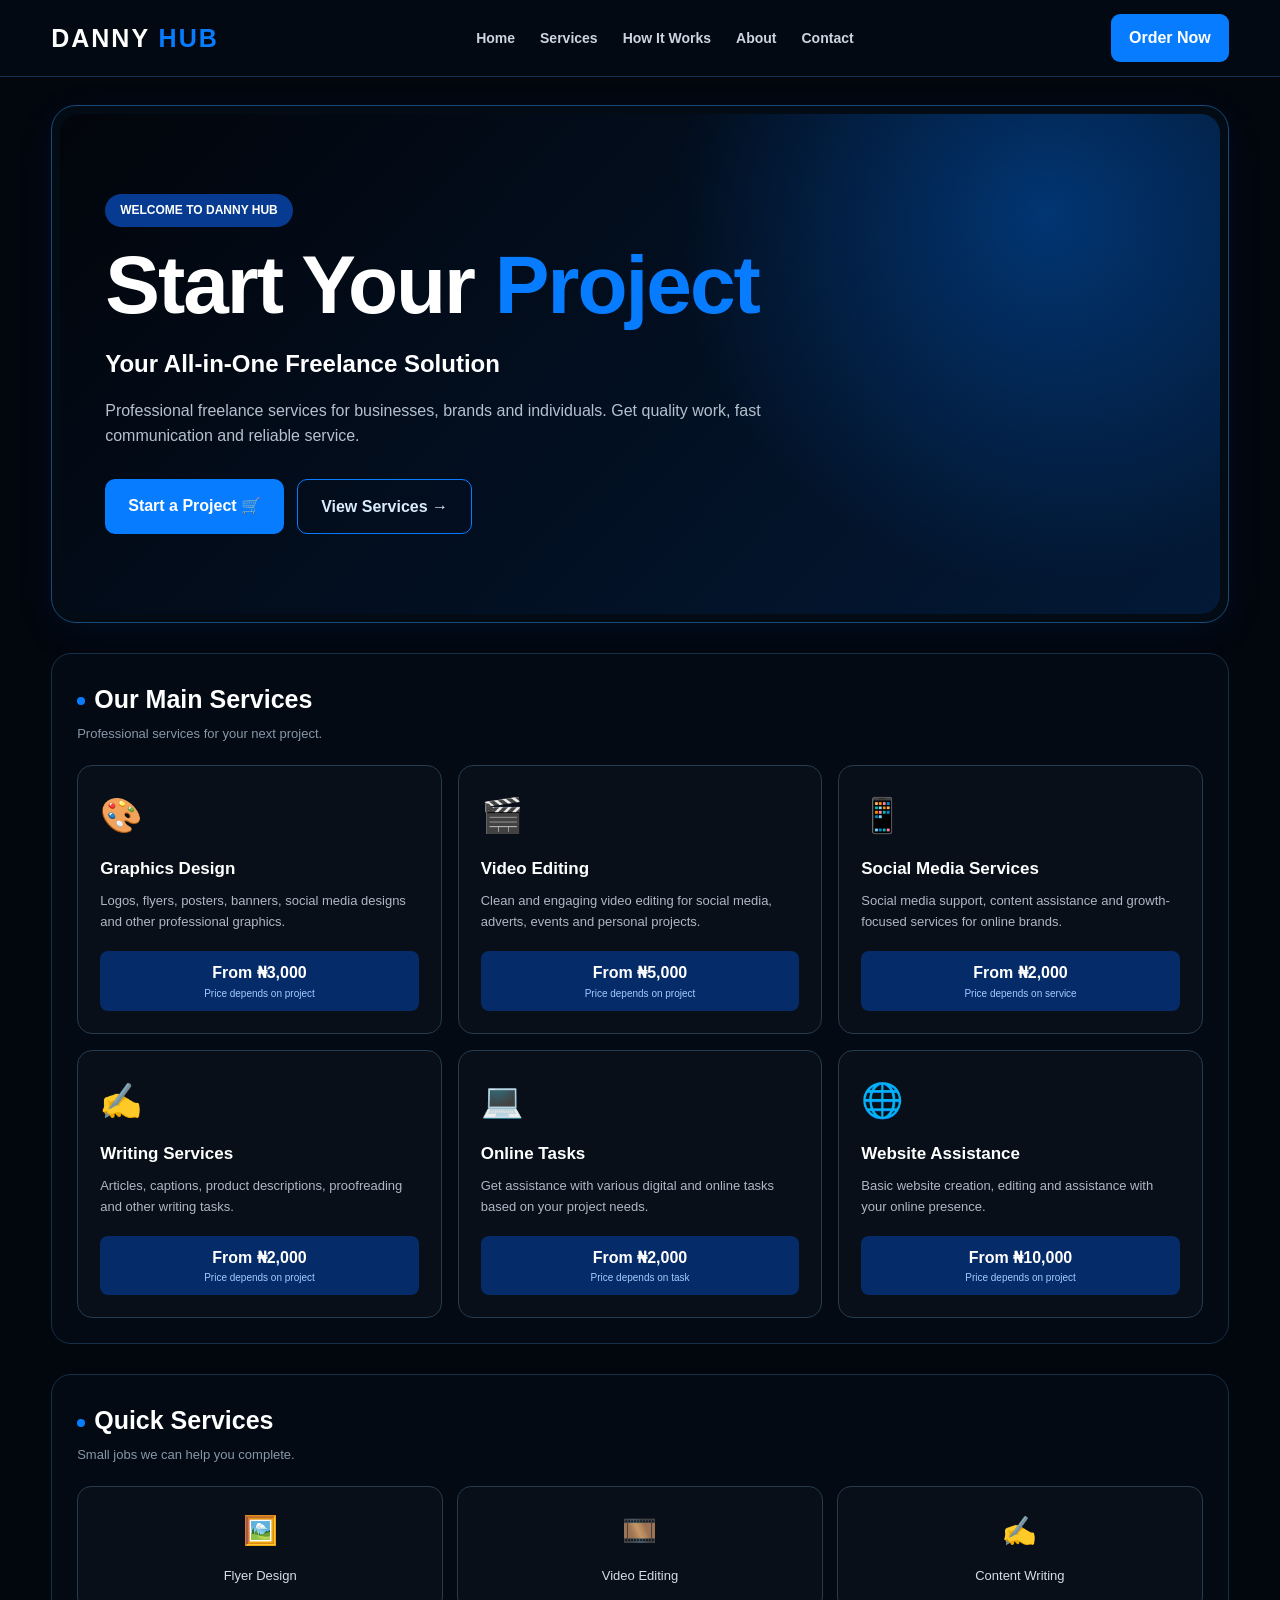
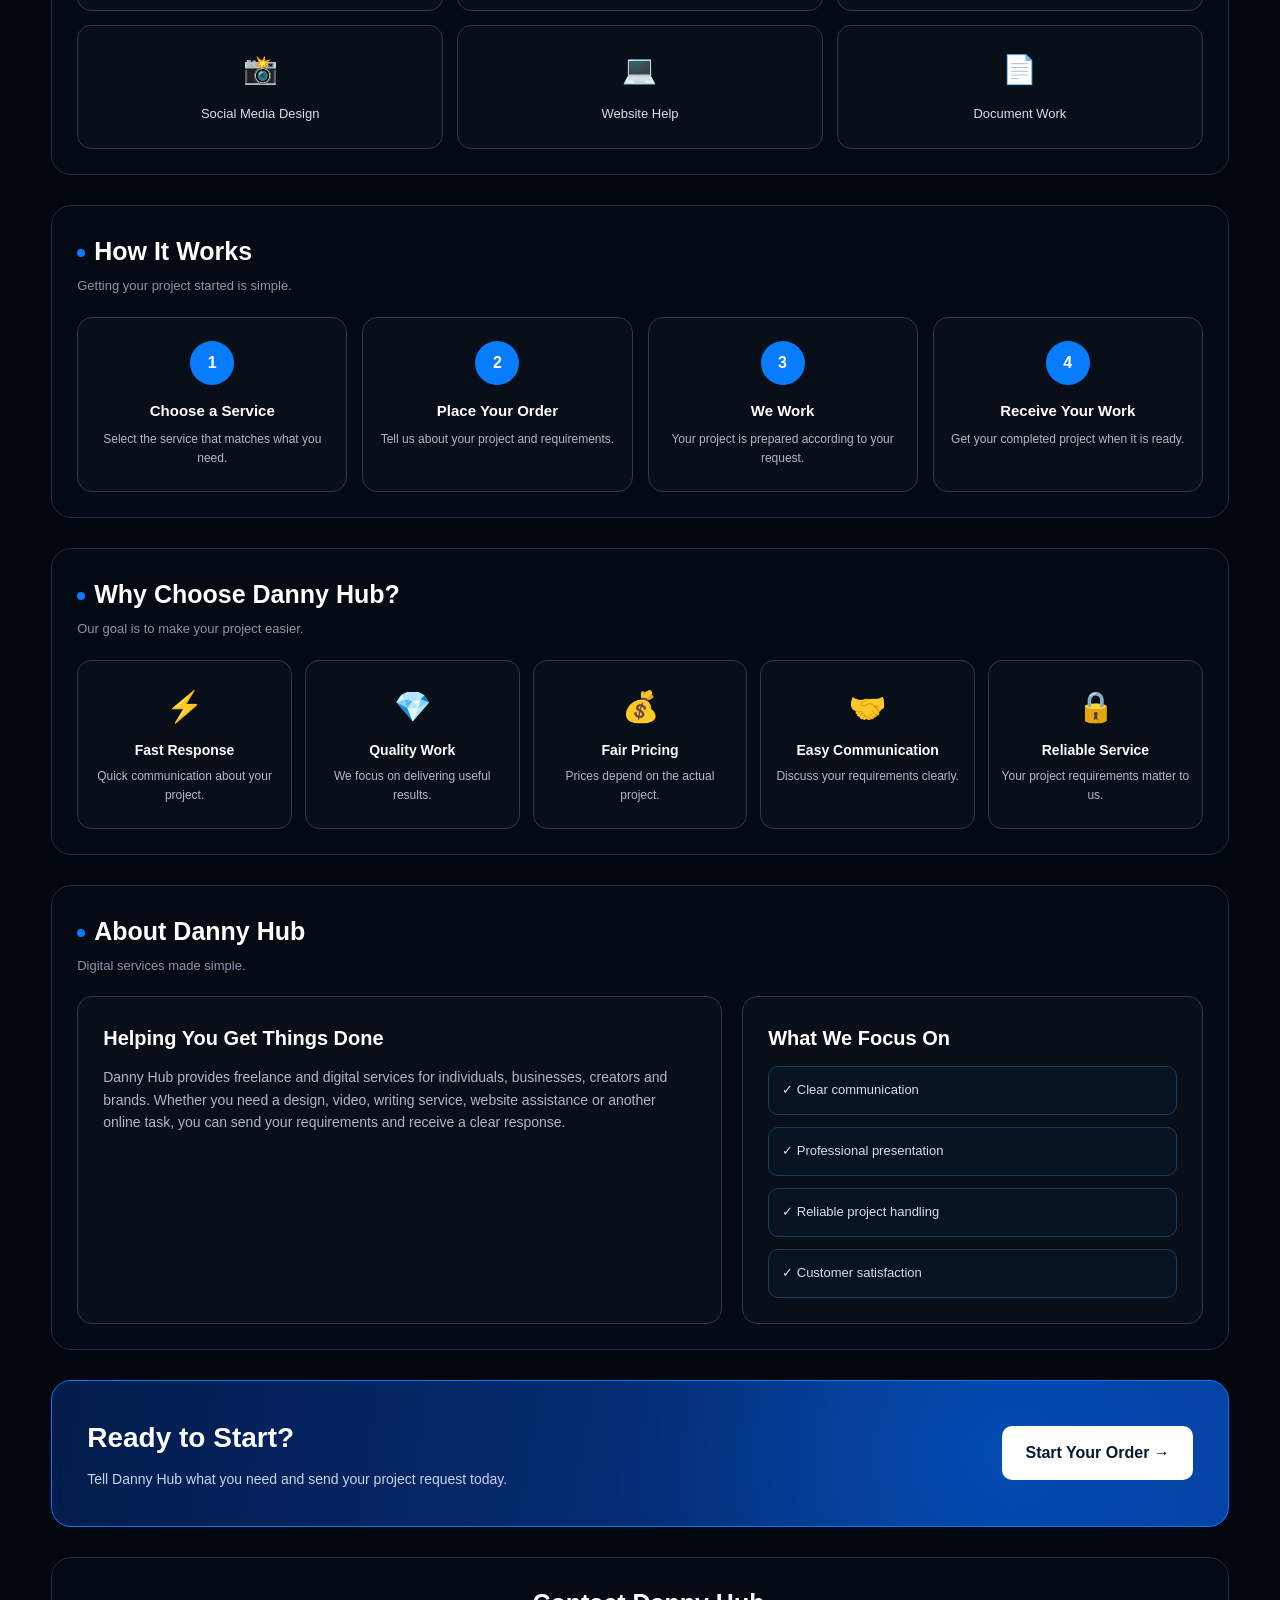
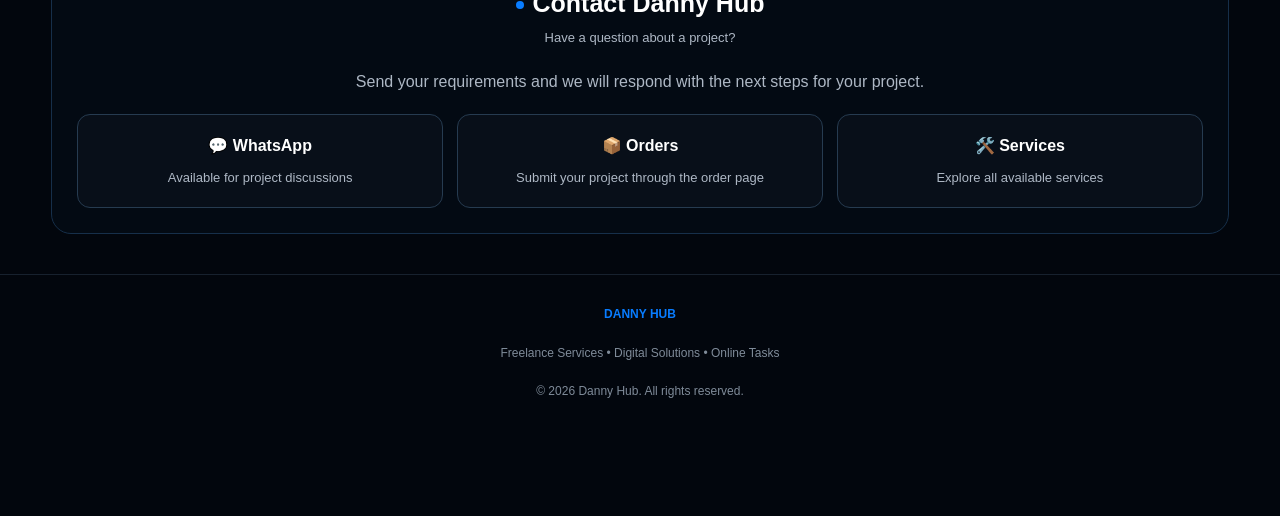
<file: index.html>
<!DOCTYPE html>
<html lang="en">
<head>
  <meta charset="UTF-8">
  <meta name="viewport" content="width=device-width, initial-scale=1.0">

  <title>Danny Hub | Freelance Services</title>

  <style>
    * {
      margin: 0;
      padding: 0;
      box-sizing: border-box;
      font-family: Arial, Helvetica, sans-serif;
    }

    html {
      scroll-behavior: smooth;
    }

    body {
      background: #02060d;
      color: #ffffff;
      line-height: 1.6;
      padding-bottom: 85px;
    }

    a {
      text-decoration: none;
      color: inherit;
    }

    /* =========================
       HEADER
    ========================= */

    header {
      width: 100%;
      background: #030912;
      border-bottom: 1px solid #12304f;
      position: sticky;
      top: 0;
      z-index: 1000;
    }

    .header-inner {
      width: 92%;
      max-width: 1200px;
      margin: auto;
      min-height: 76px;

      display: flex;
      align-items: center;
      justify-content: space-between;
      gap: 25px;
    }

    .logo {
      font-size: 25px;
      font-weight: 900;
      letter-spacing: 2px;
      white-space: nowrap;
    }

    .logo span {
      color: #087cff;
    }

    .nav {
      display: flex;
      align-items: center;
      gap: 25px;
    }

    .nav a {
      color: #cbd5e1;
      font-size: 14px;
      font-weight: 600;
      transition: 0.3s;
    }

    .nav a:hover {
      color: #087cff;
    }

    .header-btn {
      background: #087cff;
      padding: 11px 18px;
      border-radius: 9px;
      font-weight: bold;
      white-space: nowrap;
    }

    .menu-btn {
      display: none;
      border: 1px solid #24517d;
      background: #071321;
      color: white;
      width: 43px;
      height: 43px;
      border-radius: 10px;
      font-size: 22px;
      cursor: pointer;
    }

    /* =========================
       MAIN CONTAINER
    ========================= */

    .container {
      width: 92%;
      max-width: 1200px;
      margin: auto;
    }

    /* =========================
       HERO BOX
    ========================= */

    .hero-box {
      margin-top: 28px;
      padding: 8px;
      border: 1px solid #174a7b;
      border-radius: 25px;
      background: #030b15;
      box-shadow: 0 10px 40px rgba(0, 119, 255, 0.08);
    }

    .hero {
      min-height: 500px;
      padding: 55px 45px;

      display: flex;
      align-items: center;

      border-radius: 19px;

      background:
        radial-gradient(
          circle at 85% 20%,
          rgba(0, 119, 255, 0.35),
          transparent 35%
        ),
        linear-gradient(
          135deg,
          #02050b,
          #031936
        );
    }

    .hero-content {
      max-width: 760px;
    }

    .welcome {
      display: inline-block;
      background: #073b91;
      color: white;
      padding: 7px 15px;
      border-radius: 30px;
      font-size: 12px;
      font-weight: bold;
      margin-bottom: 18px;
    }

    .hero h1 {
      font-size: clamp(48px, 8vw, 82px);
      line-height: 0.98;
      margin-bottom: 20px;
      letter-spacing: -2px;
    }

    .hero h1 span {
      color: #087cff;
    }

    .hero h2 {
      font-size: 24px;
      margin-bottom: 14px;
    }

    .hero p {
      color: #b6c1cf;
      max-width: 680px;
      font-size: 16px;
      margin-bottom: 30px;
    }

    .buttons {
      display: flex;
      gap: 13px;
      flex-wrap: wrap;
    }

    .primary,
    .secondary {
      padding: 14px 23px;
      border-radius: 10px;
      font-weight: bold;
      display: inline-block;
      transition: 0.3s;
    }

    .primary {
      background: #087cff;
    }

    .primary:hover {
      background: #0068dc;
      transform: translateY(-2px);
    }

    .secondary {
      border: 1px solid #087cff;
      color: #dcecff;
    }

    .secondary:hover {
      background: #087cff;
    }

    /* =========================
       OUTER SECTION BOXES
    ========================= */

    .section-box {
      margin-top: 30px;
      padding: 25px;
      background: #030a13;
      border: 1px solid #162f4a;
      border-radius: 20px;
    }

    .section-title {
      margin-bottom: 20px;
    }

    .section-title h2 {
      font-size: 25px;
      margin-bottom: 5px;
    }

    .section-title h2::before {
      content: "";
      width: 8px;
      height: 8px;
      background: #087cff;
      display: inline-block;
      border-radius: 50%;
      margin-right: 9px;
      vertical-align: middle;
    }

    .section-title p {
      color: #8797a9;
      font-size: 13px;
    }

    /* =========================
       SERVICES
    ========================= */

    .services {
      display: grid;
      grid-template-columns: repeat(3, 1fr);
      gap: 16px;
    }

    .card {
      background: #080f19;
      border: 1px solid #263b50;
      border-radius: 15px;
      padding: 22px;
      min-height: 245px;
      transition: 0.3s;
    }

    .card:hover {
      border-color: #087cff;
      transform: translateY(-4px);
      box-shadow: 0 10px 30px rgba(0, 119, 255, 0.12);
    }

    .icon {
      font-size: 34px;
      margin-bottom: 13px;
    }

    .card h3 {
      font-size: 17px;
      margin-bottom: 9px;
    }

    .card p {
      color: #aeb8c5;
      font-size: 13px;
    }

    .price {
      margin-top: 18px;
      background: #052b68;
      padding: 9px;
      text-align: center;
      border-radius: 8px;
      font-weight: bold;
      color: #ffffff;
    }

    .price small {
      display: block;
      color: #a8caff;
      font-size: 10px;
      font-weight: normal;
    }

    /* =========================
       QUICK SERVICES
    ========================= */

    .quick {
      display: grid;
      grid-template-columns: repeat(3, 1fr);
      gap: 14px;
    }

    .quick-box {
      background: #080f19;
      border: 1px solid #263b50;
      border-radius: 14px;
      padding: 22px 12px;
      text-align: center;
      transition: 0.3s;
    }

    .quick-box:hover {
      border-color: #087cff;
      transform: translateY(-3px);
    }

    .quick-box div {
      font-size: 28px;
      margin-bottom: 8px;
    }

    .quick-box span {
      font-size: 13px;
      color: #d4deea;
    }

    /* =========================
       HOW IT WORKS
    ========================= */

    .steps {
      display: grid;
      grid-template-columns: repeat(4, 1fr);
      gap: 15px;
    }

    .step {
      background: #080f19;
      border: 1px solid #263b50;
      border-radius: 15px;
      padding: 23px 15px;
      text-align: center;
    }

    .number {
      width: 44px;
      height: 44px;
      background: #087cff;
      border-radius: 50%;

      display: flex;
      justify-content: center;
      align-items: center;

      margin: 0 auto 14px;
      font-weight: bold;
      font-size: 16px;
    }

    .step h3 {
      font-size: 15px;
    }

    .step p {
      color: #aeb8c5;
      font-size: 12px;
      margin-top: 7px;
    }

    /* =========================
       BENEFITS
    ========================= */

    .benefits {
      display: grid;
      grid-template-columns: repeat(5, 1fr);
      gap: 13px;
    }

    .benefit {
      background: #080f19;
      border: 1px solid #263b50;
      border-radius: 14px;
      padding: 22px 12px;
      text-align: center;
    }

    .benefit-icon {
      font-size: 30px;
      margin-bottom: 8px;
    }

    .benefit h3 {
      font-size: 14px;
      margin-bottom: 6px;
    }

    .benefit p {
      color: #aeb8c5;
      font-size: 12px;
    }

    /* =========================
       ABOUT BOX
    ========================= */

    .about-content {
      display: grid;
      grid-template-columns: 1.4fr 1fr;
      gap: 20px;
    }

    .about-card {
      background: #080f19;
      border: 1px solid #263b50;
      border-radius: 15px;
      padding: 25px;
    }

    .about-card h3 {
      font-size: 20px;
      margin-bottom: 12px;
    }

    .about-card p {
      color: #aeb8c5;
      font-size: 14px;
    }

    .about-list {
      display: grid;
      gap: 12px;
    }

    .about-item {
      background: #071321;
      border: 1px solid #1c3b59;
      border-radius: 10px;
      padding: 13px;
      color: #d4deea;
      font-size: 13px;
    }

    /* =========================
       CTA BOX
    ========================= */

    .cta {
      margin-top: 30px;

      background:
        radial-gradient(
          circle at 80% 50%,
          rgba(0, 119, 255, 0.35),
          transparent 40%
        ),
        linear-gradient(
          100deg,
          #031c4c,
          #063c9a
        );

      border: 1px solid #087cff;
      border-radius: 20px;
      padding: 35px;

      display: flex;
      justify-content: space-between;
      align-items: center;
      gap: 25px;
    }

    .cta h2 {
      font-size: 28px;
      margin-bottom: 8px;
    }

    .cta p {
      color: #c7d5e8;
      font-size: 14px;
      max-width: 600px;
    }

    .cta .primary {
      background: white;
      color: #031936;
      white-space: nowrap;
    }

    /* =========================
       CONTACT BOX
    ========================= */

    .contact-box {
      text-align: center;
    }

    .contact-box p {
      color: #aeb8c5;
      margin-bottom: 20px;
    }

    .contact-info {
      display: grid;
      grid-template-columns: repeat(3, 1fr);
      gap: 14px;
    }

    .contact-item {
      background: #080f19;
      border: 1px solid #263b50;
      border-radius: 13px;
      padding: 18px;
    }

    .contact-item strong {
      display: block;
      margin-bottom: 5px;
    }

    .contact-item span {
      color: #aeb8c5;
      font-size: 13px;
    }

    /* =========================
       FOOTER
    ========================= */

    footer {
      margin-top: 40px;
      padding: 30px 20px;
      text-align: center;
      color: #7f8b99;
      border-top: 1px solid #17212e;
      font-size: 12px;
    }

    footer strong {
      color: #087cff;
    }

    /* =========================
       MOBILE BOTTOM NAV
    ========================= */

    .mobile-nav {
      display: none;
    }

    /* =========================
       TABLET
    ========================= */

    @media (max-width: 1000px) {

      .services {
        grid-template-columns: repeat(2, 1fr);
      }

      .benefits {
        grid-template-columns: repeat(3, 1fr);
      }

      .steps {
        grid-template-columns: repeat(2, 1fr);
      }

      .about-content {
        grid-template-columns: 1fr;
      }
    }

    /* =========================
       PHONE
    ========================= */

    @media (max-width: 700px) {

      body {
        padding-bottom: 78px;
      }

      .header-inner {
        min-height: 68px;
      }

      .nav,
      .header-btn {
        display: none;
      }

      .menu-btn {
        display: block;
      }

      .container {
        width: 94%;
      }

      /* HERO */

      .hero-box {
        margin-top: 18px;
        padding: 5px;
        border-radius: 18px;
      }

      .hero {
        min-height: auto;
        padding: 38px 22px;
        border-radius: 14px;
      }

      .hero h1 {
        font-size: 50px;
      }

      .hero h2 {
        font-size: 19px;
      }

      .hero p {
        font-size: 14px;
      }

      /* SECTION BOX */

      .section-box {
        margin-top: 22px;
        padding: 17px;
        border-radius: 17px;
      }

      .section-title h2 {
        font-size: 21px;
      }

      /* SERVICES */

      .services {
        grid-template-columns: 1fr;
        gap: 12px;
      }

      .card {
        min-height: auto;
      }

      /* QUICK */

      .quick {
        grid-template-columns: repeat(2, 1fr);
        gap: 10px;
      }

      /* STEPS */

      .steps {
        grid-template-columns: 1fr;
      }

      /* BENEFITS */

      .benefits {
        grid-template-columns: 1fr;
      }

      /* CONTACT */

      .contact-info {
        grid-template-columns: 1fr;
      }

      /* CTA */

      .cta {
        padding: 25px 20px;
        flex-direction: column;
        align-items: flex-start;
      }

      .cta h2 {
        font-size: 24px;
      }

      /* MOBILE NAV */

      .mobile-nav {
        position: fixed;
        bottom: 0;
        left: 0;

        width: 100%;
        height: 68px;

        background: rgba(5, 11, 19, 0.97);
        border-top: 1px solid #263342;

        display: flex;
        justify-content: space-around;
        align-items: center;

        z-index: 2000;
      }

      .mobile-nav a {
        text-align: center;
        color: #9ba7b5;
        font-size: 10px;
      }

      .mobile-nav span {
        display: block;
        font-size: 19px;
        margin-bottom: 2px;
      }

      .mobile-nav .active {
        color: #087cff;
      }
    }

    @media (max-width: 430px) {

      .logo {
        font-size: 21px;
      }

      .hero h1 {
        font-size: 43px;
      }

      .hero {
        padding: 32px 18px;
      }

      .quick {
        grid-template-columns: 1fr 1fr;
      }

      .buttons {
        flex-direction: column;
      }

      .primary,
      .secondary {
        text-align: center;
        width: 100%;
      }
    }
  </style>
</head>

<body>

  <!-- =========================
       HEADER
  ========================= -->

  <header>
    <div class="header-inner">

      <a href="index.html" class="logo">
        DANNY <span>HUB</span>
      </a>

      <nav class="nav">
        <a href="index.html">Home</a>
        <a href="services.html">Services</a>
        <a href="#how">How It Works</a>
        <a href="#about">About</a>
        <a href="#contact">Contact</a>
      </nav>

      <a href="order.html" class="header-btn">
        Order Now
      </a>

      <button class="menu-btn" onclick="toggleMenu()">
        ☰
      </button>

    </div>
  </header>


  <main class="container">

    <!-- =========================
         HERO
    ========================= -->

    <div class="hero-box">

      <section class="hero">

        <div class="hero-content">

          <span class="welcome">
            WELCOME TO DANNY HUB
          </span>

          <h1>
            Start Your
            <span>Project</span>
          </h1>

          <h2>
            Your All-in-One Freelance Solution
          </h2>

          <p>
            Professional freelance services for businesses,
            brands and individuals. Get quality work,
            fast communication and reliable service.
          </p>

          <div class="buttons">

            <a href="order.html" class="primary">
              Start a Project 🛒
            </a>

            <a href="services.html" class="secondary">
              View Services →
            </a>

          </div>

        </div>

      </section>

    </div>


    <!-- =========================
         MAIN SERVICES
    ========================= -->

    <section class="section-box">

      <div class="section-title">
        <h2>Our Main Services</h2>
        <p>Professional services for your next project.</p>
      </div>

      <div class="services">

        <div class="card">
          <div class="icon">🎨</div>
          <h3>Graphics Design</h3>
          <p>
            Logos, flyers, posters, banners, social media
            designs and other professional graphics.
          </p>
          <div class="price">
            From ₦3,000
            <small>Price depends on project</small>
          </div>
        </div>

        <div class="card">
          <div class="icon">🎬</div>
          <h3>Video Editing</h3>
          <p>
            Clean and engaging video editing for social
            media, adverts, events and personal projects.
          </p>
          <div class="price">
            From ₦5,000
            <small>Price depends on project</small>
          </div>
        </div>

        <div class="card">
          <div class="icon">📱</div>
          <h3>Social Media Services</h3>
          <p>
            Social media support, content assistance and
            growth-focused services for online brands.
          </p>
          <div class="price">
            From ₦2,000
            <small>Price depends on service</small>
          </div>
        </div>

        <div class="card">
          <div class="icon">✍️</div>
          <h3>Writing Services</h3>
          <p>
            Articles, captions, product descriptions,
            proofreading and other writing tasks.
          </p>
          <div class="price">
            From ₦2,000
            <small>Price depends on project</small>
          </div>
        </div>

        <div class="card">
          <div class="icon">💻</div>
          <h3>Online Tasks</h3>
          <p>
            Get assistance with various digital and
            online tasks based on your project needs.
          </p>
          <div class="price">
            From ₦2,000
            <small>Price depends on task</small>
          </div>
        </div>

        <div class="card">
          <div class="icon">🌐</div>
          <h3>Website Assistance</h3>
          <p>
            Basic website creation, editing and assistance
            with your online presence.
          </p>
          <div class="price">
            From ₦10,000
            <small>Price depends on project</small>
          </div>
        </div>

      </div>

    </section>


    <!-- =========================
         QUICK SERVICES
    ========================= -->

    <section class="section-box">

      <div class="section-title">
        <h2>Quick Services</h2>
        <p>Small jobs we can help you complete.</p>
      </div>

      <div class="quick">

        <div class="quick-box">
          <div>🖼️</div>
          <span>Flyer Design</span>
        </div>

        <div class="quick-box">
          <div>🎞️</div>
          <span>Video Editing</span>
        </div>

        <div class="quick-box">
          <div>✍️</div>
          <span>Content Writing</span>
        </div>

        <div class="quick-box">
          <div>📸</div>
          <span>Social Media Design</span>
        </div>

        <div class="quick-box">
          <div>💻</div>
          <span>Website Help</span>
        </div>

        <div class="quick-box">
          <div>📄</div>
          <span>Document Work</span>
        </div>

      </div>

    </section>


    <!-- =========================
         HOW IT WORKS
    ========================= -->

    <section class="section-box" id="how">

      <div class="section-title">
        <h2>How It Works</h2>
        <p>Getting your project started is simple.</p>
      </div>

      <div class="steps">

        <div class="step">
          <div class="number">1</div>
          <h3>Choose a Service</h3>
          <p>
            Select the service that matches what you need.
          </p>
        </div>

        <div class="step">
          <div class="number">2</div>
          <h3>Place Your Order</h3>
          <p>
            Tell us about your project and requirements.
          </p>
        </div>

        <div class="step">
          <div class="number">3</div>
          <h3>We Work</h3>
          <p>
            Your project is prepared according to your request.
          </p>
        </div>

        <div class="step">
          <div class="number">4</div>
          <h3>Receive Your Work</h3>
          <p>
            Get your completed project when it is ready.
          </p>
        </div>

      </div>

    </section>


    <!-- =========================
         WHY CHOOSE US
    ========================= -->

    <section class="section-box">

      <div class="section-title">
        <h2>Why Choose Danny Hub?</h2>
        <p>Our goal is to make your project easier.</p>
      </div>

      <div class="benefits">

        <div class="benefit">
          <div class="benefit-icon">⚡</div>
          <h3>Fast Response</h3>
          <p>Quick communication about your project.</p>
        </div>

        <div class="benefit">
          <div class="benefit-icon">💎</div>
          <h3>Quality Work</h3>
          <p>We focus on delivering useful results.</p>
        </div>

        <div class="benefit">
          <div class="benefit-icon">💰</div>
          <h3>Fair Pricing</h3>
          <p>Prices depend on the actual project.</p>
        </div>

        <div class="benefit">
          <div class="benefit-icon">🤝</div>
          <h3>Easy Communication</h3>
          <p>Discuss your requirements clearly.</p>
        </div>

        <div class="benefit">
          <div class="benefit-icon">🔒</div>
          <h3>Reliable Service</h3>
          <p>Your project requirements matter to us.</p>
        </div>

      </div>

    </section>


    <!-- =========================
         ABOUT
    ========================= -->

    <section class="section-box" id="about">

      <div class="section-title">
        <h2>About Danny Hub</h2>
        <p>Digital services made simple.</p>
      </div>

      <div class="about-content">

        <div class="about-card">

          <h3>Helping You Get Things Done</h3>

          <p>
            Danny Hub provides freelance and digital services
            for individuals, businesses, creators and brands.
            Whether you need a design, video, writing service,
            website assistance or another online task, you can
            send your requirements and receive a clear response.
          </p>

        </div>

        <div class="about-card">

          <h3>What We Focus On</h3>

          <div class="about-list">

            <div class="about-item">
              ✓ Clear communication
            </div>

            <div class="about-item">
              ✓ Professional presentation
            </div>

            <div class="about-item">
              ✓ Reliable project handling
            </div>

            <div class="about-item">
              ✓ Customer satisfaction
            </div>

          </div>

        </div>

      </div>

    </section>


    <!-- =========================
         CTA
    ========================= -->

    <section class="cta">

      <div>
        <h2>Ready to Start?</h2>

        <p>
          Tell Danny Hub what you need and send your
          project request today.
        </p>
      </div>

      <a href="order.html" class="primary">
        Start Your Order →
      </a>

    </section>


    <!-- =========================
         CONTACT
    ========================= -->

    <section class="section-box contact-box" id="contact">

      <div class="section-title">
        <h2>Contact Danny Hub</h2>
        <p>Have a question about a project?</p>
      </div>

      <p>
        Send your requirements and we will respond with
        the next steps for your project.
      </p>

      <div class="contact-info">

        <div class="contact-item">
          <strong>💬 WhatsApp</strong>
          <span>Available for project discussions</span>
        </div>

        <div class="contact-item">
          <strong>📦 Orders</strong>
          <span>Submit your project through the order page</span>
        </div>

        <div class="contact-item">
          <strong>🛠️ Services</strong>
          <span>Explore all available services</span>
        </div>

      </div>

    </section>

  </main>


  <!-- =========================
       FOOTER
  ========================= -->

  <footer>

    <strong>DANNY HUB</strong>

    <br><br>

    Freelance Services • Digital Solutions • Online Tasks

    <br><br>

    © 2026 Danny Hub. All rights reserved.

  </footer>


  <!-- =========================
       MOBILE NAVIGATION
  ========================= -->

  <nav class="mobile-nav">

    <a href="index.html" class="active">
      <span>⌂</span>
      Home
    </a>

    <a href="services.html">
      <span>▦</span>
      Services
    </a>

    <a href="order.html">
      <span>＋</span>
      Order
    </a>

    <a href="#about">
      <span>ⓘ</span>
      About
    </a>

    <a href="#contact">
      <span>☎</span>
      Contact
    </a>

  </nav>


  <script>

    function toggleMenu() {
      alert("Use the bottom navigation to move around Danny Hub.");
    }

  </script>

</body>
</html>
</file>
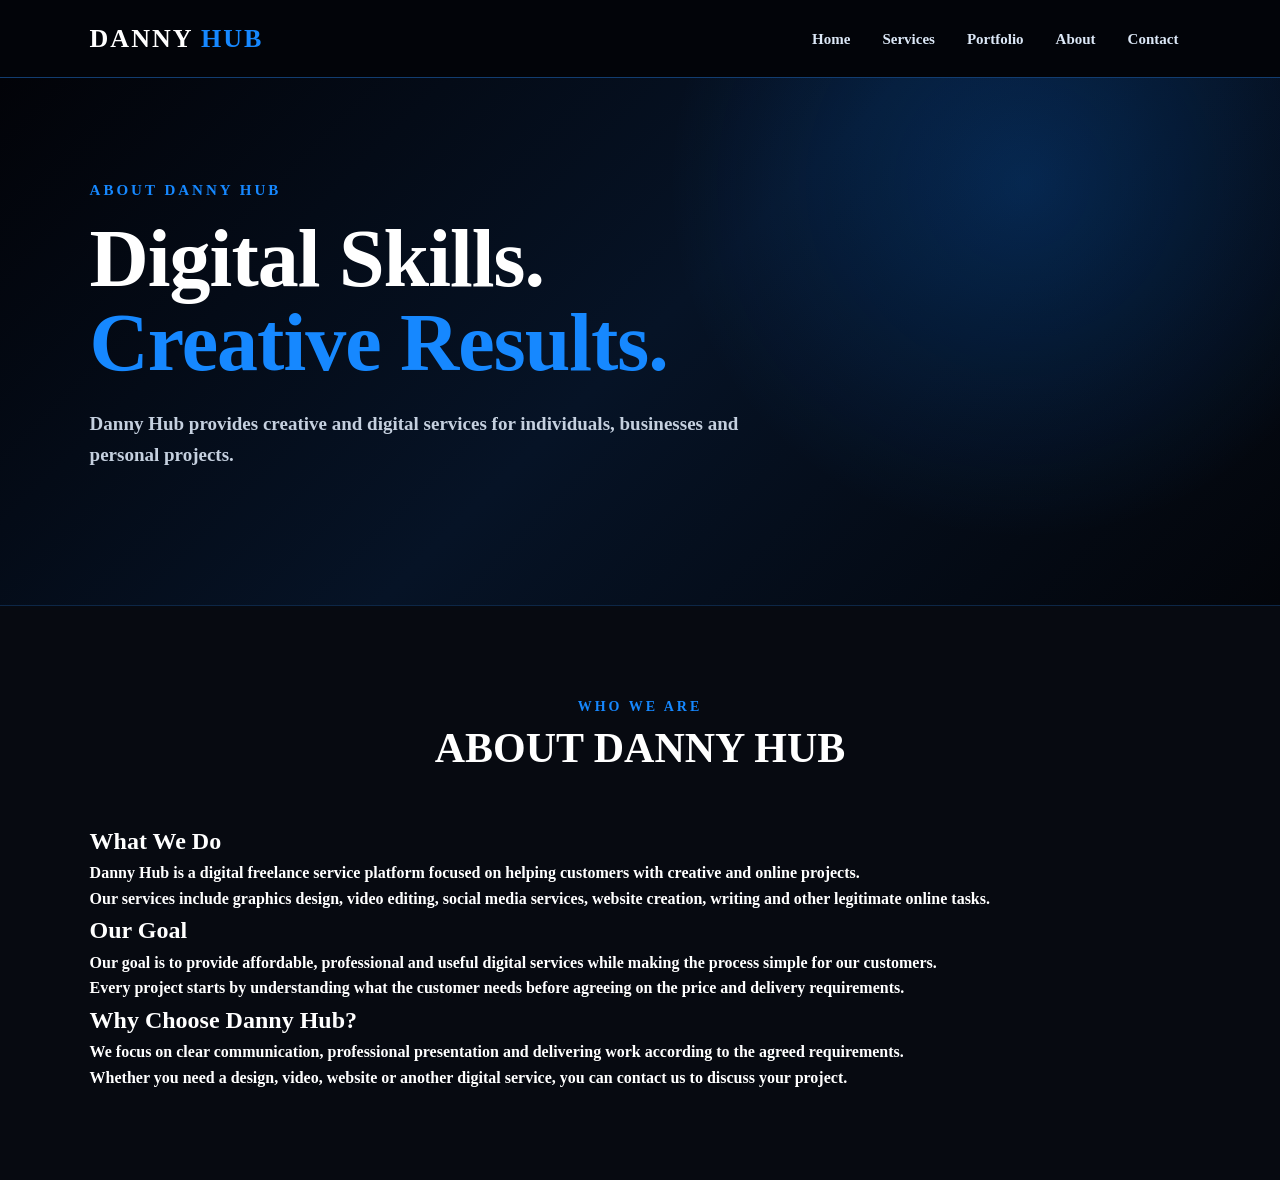
<file: about.html>
<!DOCTYPE html>
<html lang="en">
<head>
  <meta charset="UTF-8">
  <meta name="viewport" content="width=device-width, initial-scale=1.0">

  <title>Danny Hub | About</title>

  <link rel="stylesheet" href="style.css">
</head>

<body>

  <!-- HEADER -->
  <header class="header">
    <div class="logo">DANNY <span>HUB</span></div>

    <nav class="nav">
      <a href="index.html">Home</a>
      <a href="services.html">Services</a>
      <a href="portfolio.html">Portfolio</a>
      <a href="about.html">About</a>
      <a href="contact.html">Contact</a>
    </nav>
  </header>


  <!-- ABOUT INTRO -->
  <section class="hero" style="min-height: 430px;">

    <div class="hero-content">

      <p class="welcome">ABOUT DANNY HUB</p>

      <h1>
        Digital Skills.
        <span>Creative Results.</span>
      </h1>

      <p class="hero-text">
        Danny Hub provides creative and digital services for
        individuals, businesses and personal projects.
      </p>

    </div>

  </section>


  <!-- ABOUT CONTENT -->
  <section class="section">

    <div class="section-title">
      <p>WHO WE ARE</p>
      <h2>ABOUT DANNY HUB</h2>
    </div>


    <div class="about-content">

      <div class="about-card">

        <h2>What We Do</h2>

        <p>
          Danny Hub is a digital freelance service platform
          focused on helping customers with creative and
          online projects.
        </p>

        <p>
          Our services include graphics design, video editing,
          social media services, website creation, writing
          and other legitimate online tasks.
        </p>

      </div>


      <div class="about-card">

        <h2>Our Goal</h2>

        <p>
          Our goal is to provide affordable, professional and
          useful digital services while making the process
          simple for our customers.
        </p>

        <p>
          Every project starts by understanding what the
          customer needs before agreeing on the price and
          delivery requirements.
        </p>

      </div>


      <div class="about-card">

        <h2>Why Choose Danny Hub?</h2>

        <p>
          We focus on clear communication, professional
          presentation and delivering work according to
          the agreed requirements.
        </p>

        <p>
          Whether you need a design, video, website or
          another digital service, you can contact us to
          discuss your project.
        </p>

      </div>

    </div>
</file>
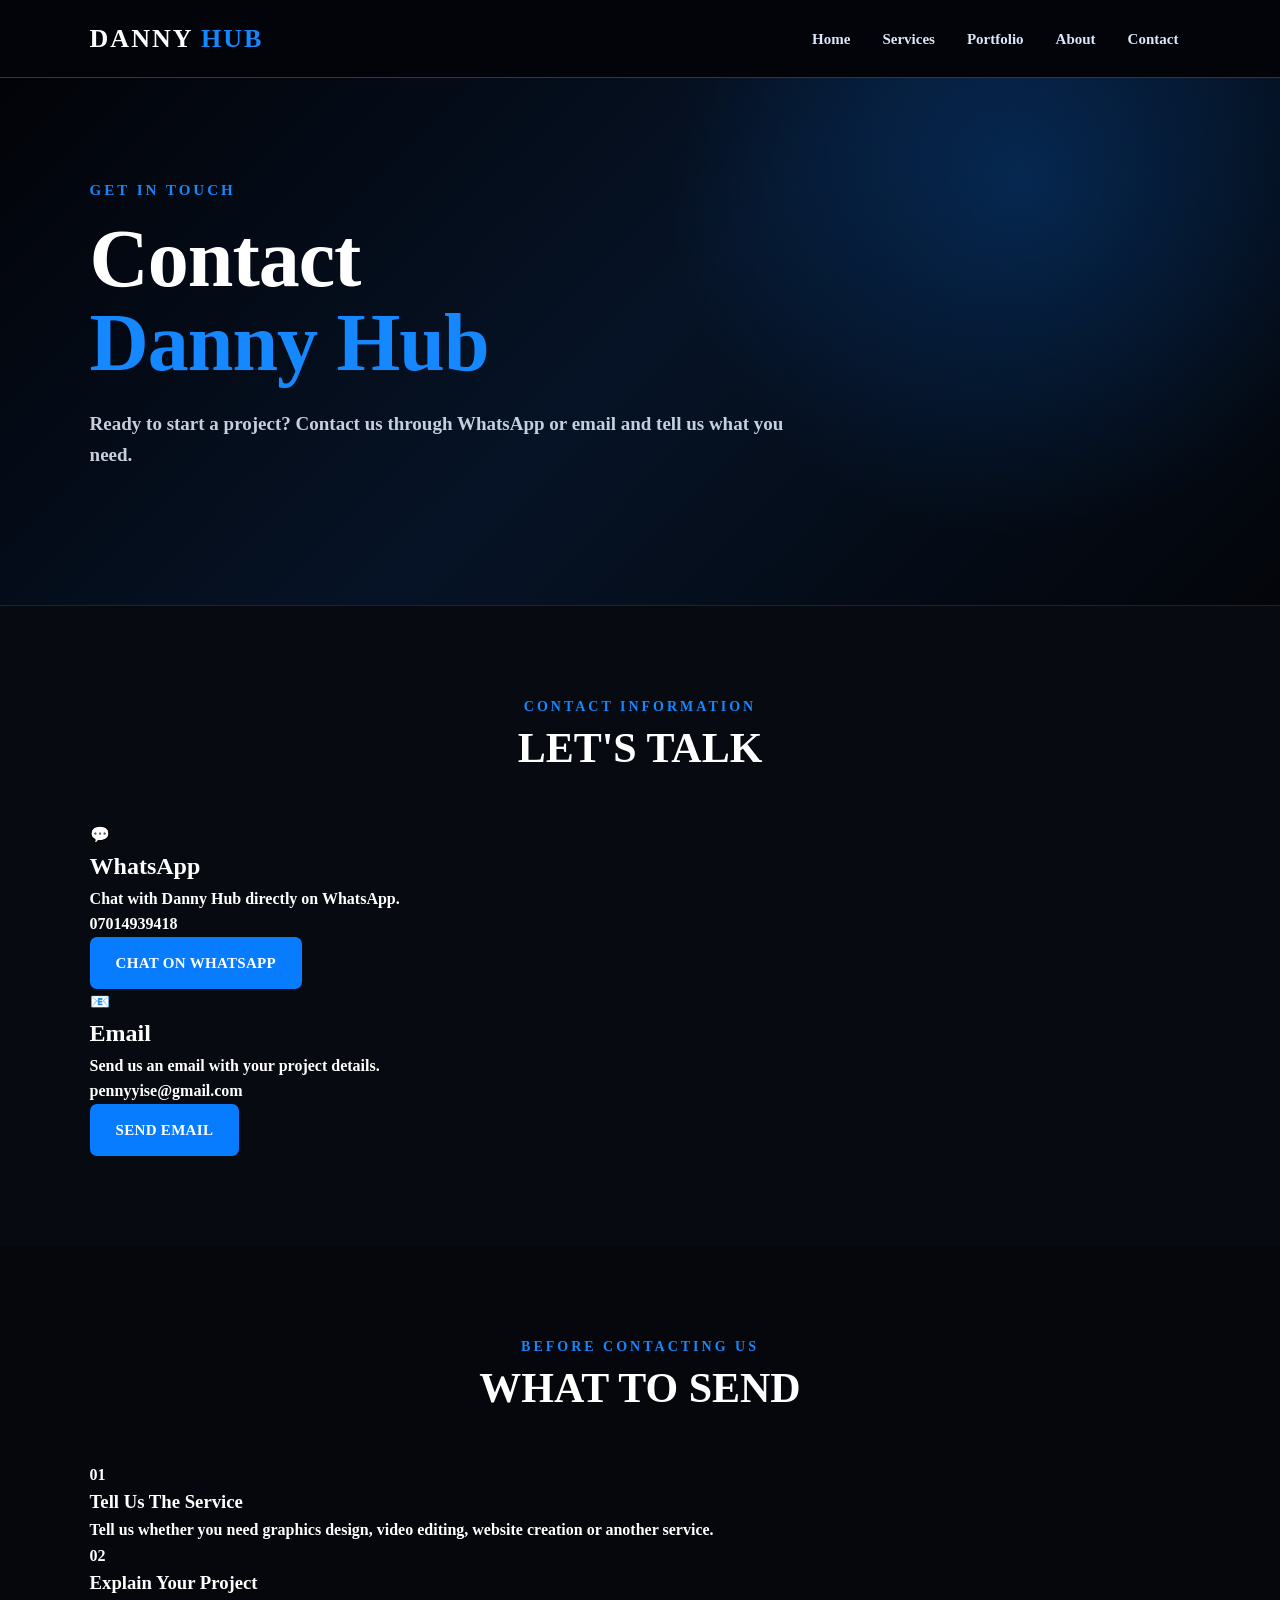
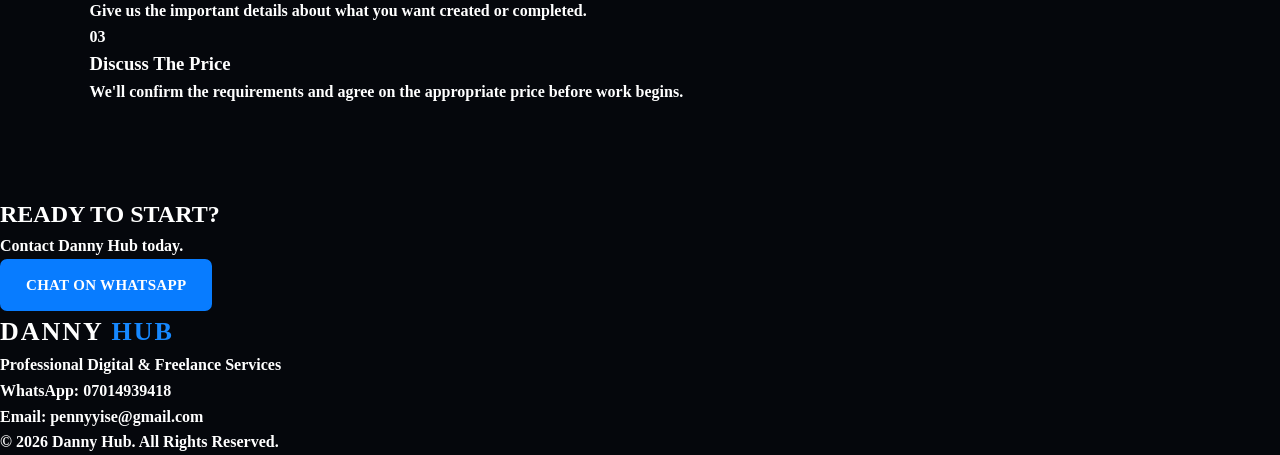
<file: contact.html>
<!DOCTYPE html>
<html lang="en">
<head>
  <meta charset="UTF-8">
  <meta name="viewport" content="width=device-width, initial-scale=1.0">

  <title>Danny Hub | Contact</title>

  <link rel="stylesheet" href="style.css">
</head>

<body>

  <!-- HEADER -->
  <header class="header">
    <div class="logo">DANNY <span>HUB</span></div>

    <nav class="nav">
      <a href="index.html">Home</a>
      <a href="services.html">Services</a>
      <a href="portfolio.html">Portfolio</a>
      <a href="about.html">About</a>
      <a href="contact.html">Contact</a>
    </nav>
  </header>


  <!-- CONTACT INTRO -->
  <section class="hero" style="min-height: 430px;">

    <div class="hero-content">

      <p class="welcome">GET IN TOUCH</p>

      <h1>
        Contact
        <span>Danny Hub</span>
      </h1>

      <p class="hero-text">
        Ready to start a project? Contact us through WhatsApp
        or email and tell us what you need.
      </p>

    </div>

  </section>


  <!-- CONTACT OPTIONS -->
  <section class="section">

    <div class="section-title">
      <p>CONTACT INFORMATION</p>
      <h2>LET'S TALK</h2>
    </div>


    <div class="contact-grid">

      <!-- WHATSAPP -->
      <div class="contact-card">

        <div class="contact-icon">💬</div>

        <h2>WhatsApp</h2>

        <p>
          Chat with Danny Hub directly on WhatsApp.
        </p>

        <div class="contact-detail">
          07014939418
        </div>

        <a
          href="https://wa.me/2347014939418"
          target="_blank"
          class="btn primary">
          CHAT ON WHATSAPP
        </a>

      </div>


      <!-- EMAIL -->
      <div class="contact-card">

        <div class="contact-icon">📧</div>

        <h2>Email</h2>

        <p>
          Send us an email with your project details.
        </p>

        <div class="contact-detail">
          pennyyise@gmail.com
        </div>

        <a
          href="mailto:pennyyise@gmail.com"
          class="btn primary">
          SEND EMAIL
        </a>

      </div>

    </div>

  </section>


  <!-- HOW TO CONTACT -->
  <section class="why-section">

    <div class="section-title">
      <p>BEFORE CONTACTING US</p>
      <h2>WHAT TO SEND</h2>
    </div>


    <div class="why-grid">

      <div class="why-card">
        <strong>01</strong>
        <h3>Tell Us The Service</h3>

        <p>
          Tell us whether you need graphics design,
          video editing, website creation or another service.
        </p>
      </div>


      <div class="why-card">
        <strong>02</strong>
        <h3>Explain Your Project</h3>

        <p>
          Give us the important details about what you
          want created or completed.
        </p>
      </div>


      <div class="why-card">
        <strong>03</strong>
        <h3>Discuss The Price</h3>

        <p>
          We'll confirm the requirements and agree on
          the appropriate price before work begins.
        </p>
      </div>

    </div>

  </section>


  <!-- CTA -->
  <section class="cta">

    <h2>READY TO START?</h2>

    <p>
      Contact Danny Hub today.
    </p>

    <a
      href="https://wa.me/2347014939418"
      target="_blank"
      class="btn primary">
      CHAT ON WHATSAPP
    </a>

  </section>


  <!-- FOOTER -->
  <footer class="footer">

    <div class="logo">DANNY <span>HUB</span></div>

    <p>
      Professional Digital & Freelance Services
    </p>

    <p>
      WhatsApp: 07014939418
    </p>

    <p>
      Email: pennyyise@gmail.com
    </p>

    <div class="copyright">
      © 2026 Danny Hub. All Rights Reserved.
    </div>

  </footer>


  <script src="script.js"></script>

</body>
</html>
</file>
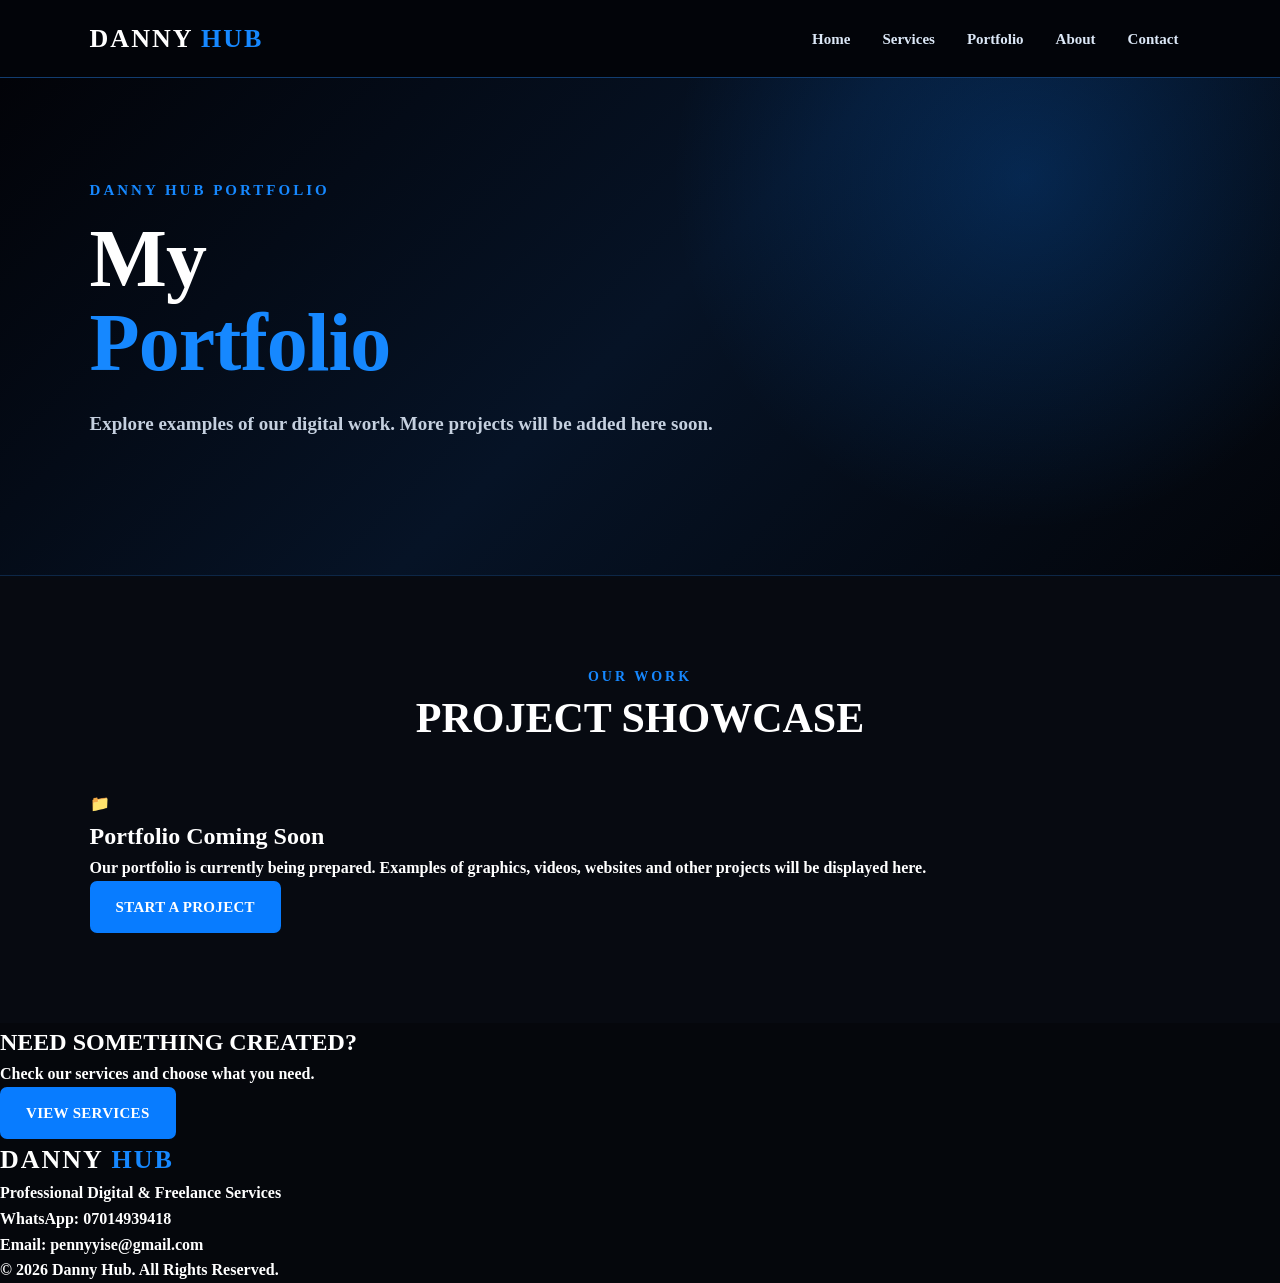
<file: portfolio.html>
<!DOCTYPE html>
<html lang="en">
<head>
  <meta charset="UTF-8">
  <meta name="viewport" content="width=device-width, initial-scale=1.0">

  <title>Danny Hub | Portfolio</title>

  <link rel="stylesheet" href="style.css">
</head>

<body>

  <!-- HEADER -->
  <header class="header">
    <div class="logo">DANNY <span>HUB</span></div>

    <nav class="nav">
      <a href="index.html">Home</a>
      <a href="services.html">Services</a>
      <a href="portfolio.html">Portfolio</a>
      <a href="about.html">About</a>
      <a href="contact.html">Contact</a>
    </nav>
  </header>


  <!-- PORTFOLIO INTRO -->
  <section class="hero" style="min-height: 430px;">

    <div class="hero-content">

      <p class="welcome">DANNY HUB PORTFOLIO</p>

      <h1>
        My
        <span>Portfolio</span>
      </h1>

      <p class="hero-text">
        Explore examples of our digital work.
        More projects will be added here soon.
      </p>

    </div>

  </section>


  <!-- PORTFOLIO AREA -->
  <section class="section">

    <div class="section-title">
      <p>OUR WORK</p>
      <h2>PROJECT SHOWCASE</h2>
    </div>


    <div class="portfolio-empty">

      <div class="portfolio-icon">📁</div>

      <h2>Portfolio Coming Soon</h2>

      <p>
        Our portfolio is currently being prepared.
        Examples of graphics, videos, websites and other
        projects will be displayed here.
      </p>

      <a href="contact.html" class="btn primary">
        START A PROJECT
      </a>

    </div>

  </section>


  <!-- SERVICES LINK -->
  <section class="cta">

    <h2>NEED SOMETHING CREATED?</h2>

    <p>
      Check our services and choose what you need.
    </p>

    <a href="services.html" class="btn primary">
      VIEW SERVICES
    </a>

  </section>


  <!-- FOOTER -->
  <footer class="footer">

    <div class="logo">DANNY <span>HUB</span></div>

    <p>
      Professional Digital & Freelance Services
    </p>

    <p>
      WhatsApp: 07014939418
    </p>

    <p>
      Email: pennyyise@gmail.com
    </p>

    <div class="copyright">
      © 2026 Danny Hub. All Rights Reserved.
    </div>

  </footer>


  <script src="script.js"></script>

</body>
</html>
</file>
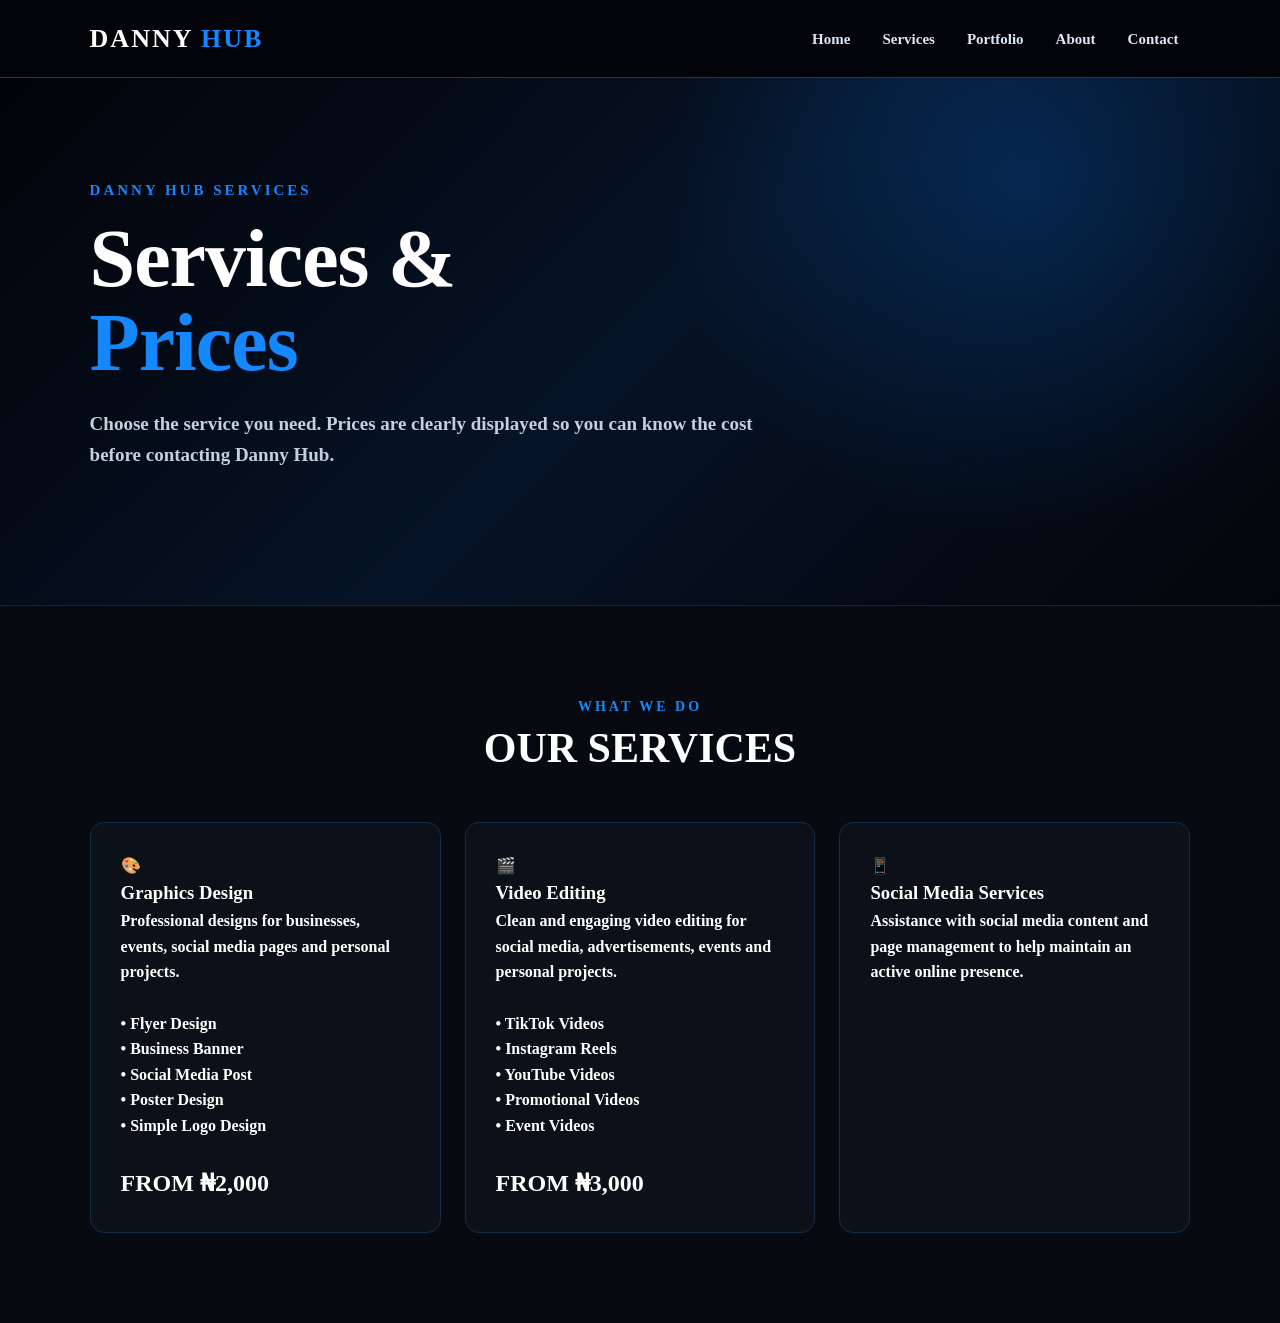
<file: services.html>
<!DOCTYPE html>
<html lang="en">
<head>
  <meta charset="UTF-8">
  <meta name="viewport" content="width=device-width, initial-scale=1.0">

  <title>Danny Hub | Services & Prices</title>

  <link rel="stylesheet" href="style.css">
</head>

<body>

  <!-- HEADER -->
  <header class="header">
    <div class="logo">DANNY <span>HUB</span></div>

    <nav class="nav">
      <a href="index.html">Home</a>
      <a href="services.html">Services</a>
      <a href="portfolio.html">Portfolio</a>
      <a href="about.html">About</a>
      <a href="contact.html">Contact</a>
    </nav>
  </header>


  <!-- PAGE INTRO -->
  <section class="hero" style="min-height: 430px;">

    <div class="hero-content">

      <p class="welcome">DANNY HUB SERVICES</p>

      <h1>
        Services &
        <span>Prices</span>
      </h1>

      <p class="hero-text">
        Choose the service you need. Prices are clearly displayed
        so you can know the cost before contacting Danny Hub.
      </p>

    </div>

  </section>


  <!-- SERVICES -->
  <section class="section">

    <div class="section-title">
      <p>WHAT WE DO</p>
      <h2>OUR SERVICES</h2>
    </div>


    <div class="service-grid">


      <!-- GRAPHICS -->
      <div class="service-card">

        <div class="service-icon">🎨</div>

        <h3>Graphics Design</h3>

        <p>
          Professional designs for businesses, events,
          social media pages and personal projects.
        </p>

        <br>

        <p>• Flyer Design</p>
        <p>• Business Banner</p>
        <p>• Social Media Post</p>
        <p>• Poster Design</p>
        <p>• Simple Logo Design</p>

        <br>

        <h2 class="price">FROM ₦2,000</h2>

      </div>


      <!-- VIDEO -->
      <div class="service-card">

        <div class="service-icon">🎬</div>

        <h3>Video Editing</h3>

        <p>
          Clean and engaging video editing for social media,
          advertisements, events and personal projects.
        </p>

        <br>

        <p>• TikTok Videos</p>
        <p>• Instagram Reels</p>
        <p>• YouTube Videos</p>
        <p>• Promotional Videos</p>
        <p>• Event Videos</p>

        <br>

        <h2 class="price">FROM ₦3,000</h2>

      </div>


      <!-- SOCIAL MEDIA -->
      <div class="service-card">

        <div class="service-icon">📱</div>

        <h3>Social Media Services</h3>

        <p>
          Assistance with social media content and page
          management to help maintain an active online presence.
        </
</file>
<file: style.css>
/* =========================================================
   DANNY HUB
   MASTER STYLESHEET
   Black + Blue | Cambria | Professional Layout
========================================================= */


/* =========================================================
   1. RESET
========================================================= */

* {
  margin: 0;
  padding: 0;
  box-sizing: border-box;
}

html {
  scroll-behavior: smooth;
}

body {
  font-family: Cambria, Georgia, serif;
  background: #05070c;
  color: #ffffff;
  line-height: 1.6;
  font-weight: 700;
}

a {
  color: inherit;
}

button,
input,
select,
textarea {
  font-family: Cambria, Georgia, serif;
}

img {
  max-width: 100%;
  display: block;
}


/* =========================================================
   2. GLOBAL CONTAINER
========================================================= */

.header,
.section,
.why-section,
.cta,
.footer {
  width: 100%;
}

.section,
.why-section {
  padding: 90px 7%;
}


/* =========================================================
   3. HEADER / NAVIGATION
========================================================= */

.header {
  min-height: 78px;
  padding: 15px 7%;

  display: flex;
  align-items: center;
  justify-content: space-between;
  gap: 25px;

  background: rgba(3, 5, 10, 0.97);
  border-bottom: 1px solid #123d70;

  position: sticky;
  top: 0;
  z-index: 1000;
}

.logo {
  font-size: 26px;
  font-weight: 900;
  letter-spacing: 2px;
  white-space: nowrap;
}

.logo span {
  color: #1688ff;
}

.nav {
  display: flex;
  align-items: center;
  justify-content: flex-end;
  gap: 8px;
  flex-wrap: wrap;
}

.nav a {
  padding: 9px 12px;

  color: #dce8f7;
  text-decoration: none;

  font-size: 15px;
  font-weight: 900;

  border-radius: 6px;

  transition: 0.25s ease;
}

.nav a:hover {
  color: #ffffff;
  background: #087cff;
}


/* =========================================================
   4. HERO
========================================================= */

.hero {
  min-height: 610px;
  padding: 100px 7%;

  display: flex;
  align-items: center;

  background:
    radial-gradient(
      circle at 80% 20%,
      rgba(8, 124, 255, 0.22),
      transparent 32%
    ),
    linear-gradient(
      135deg,
      #020308 0%,
      #061326 50%,
      #03050a 100%
    );

  border-bottom: 1px solid #0d2747;
}

.hero-content {
  width: 100%;
  max-width: 850px;
}

.welcome {
  margin-bottom: 15px;

  color: #1688ff;

  font-size: 15px;
  font-weight: 900;
  letter-spacing: 3px;
}

.hero h1 {
  margin-bottom: 25px;

  font-size: clamp(46px, 7vw, 82px);
  line-height: 1.02;
  font-weight: 900;
  letter-spacing: -1px;
}

.hero h1 span {
  display: block;
  color: #1688ff;
}

.hero-text {
  max-width: 700px;
  margin-bottom: 35px;

  color: #c5d0df;

  font-size: 19px;
  font-weight: 700;
}


/* =========================================================
   5. BUTTONS
========================================================= */

.hero-buttons {
  display: flex;
  flex-wrap: wrap;
  gap: 14px;
}

.btn {
  display: inline-flex;
  align-items: center;
  justify-content: center;

  min-height: 48px;
  padding: 12px 24px;

  border: 2px solid #087cff;
  border-radius: 7px;

  text-decoration: none;

  font-size: 15px;
  font-weight: 900;
  letter-spacing: 0.3px;

  cursor: pointer;

  transition:
    transform 0.25s ease,
    background 0.25s ease,
    box-shadow 0.25s ease;
}

.btn.primary {
  background: #087cff;
  color: #ffffff;
}

.btn.primary:hover {
  background: #0068dc;
  transform: translateY(-2px);
  box-shadow: 0 8px 22px rgba(8, 124, 255, 0.25);
}

.btn.secondary {
  background: transparent;
  color: #ffffff;
}

.btn.secondary:hover {
  background: #087cff;
  transform: translateY(-2px);
}


/* =========================================================
   6. SECTION HEADINGS
========================================================= */

.section {
  background: #070a11;
}

.section-title {
  max-width: 800px;
  margin: 0 auto 50px;
  text-align: center;
}

.section-title p {
  margin-bottom: 7px;

  color: #1688ff;

  font-size: 14px;
  font-weight: 900;
  letter-spacing: 3px;
}

.section-title h2 {
  color: #ffffff;

  font-size: clamp(30px, 4vw, 42px);
  line-height: 1.1;
  font-weight: 900;
}


/* =========================================================
   7. SERVICE GRID
========================================================= */

.service-grid {
  width: 100%;
  max-width: 1200px;
  margin: 0 auto;

  display: grid;
  grid-template-columns: repeat(3, 1fr);
  gap: 24px;
}

.service-card {
  min-height: 300px;
  padding: 30px;

  display: flex;
  flex-direction: column;

  background: #0b1019;

  border: 1px solid #172c48;
  border-radius: 14px;

  transition:
    transform 0.25s ease,
    border-color 0.25s ease,
    box-shadow 0.25s ease;
}

.service-card:hover {
  transform: translateY(-5px);

  border-color: #087cff;

  box-shadow:
    0 12px 30px rgba(0, 0, 0, 0.35),
    0 0 20px rgba(8, 124,
</file>
